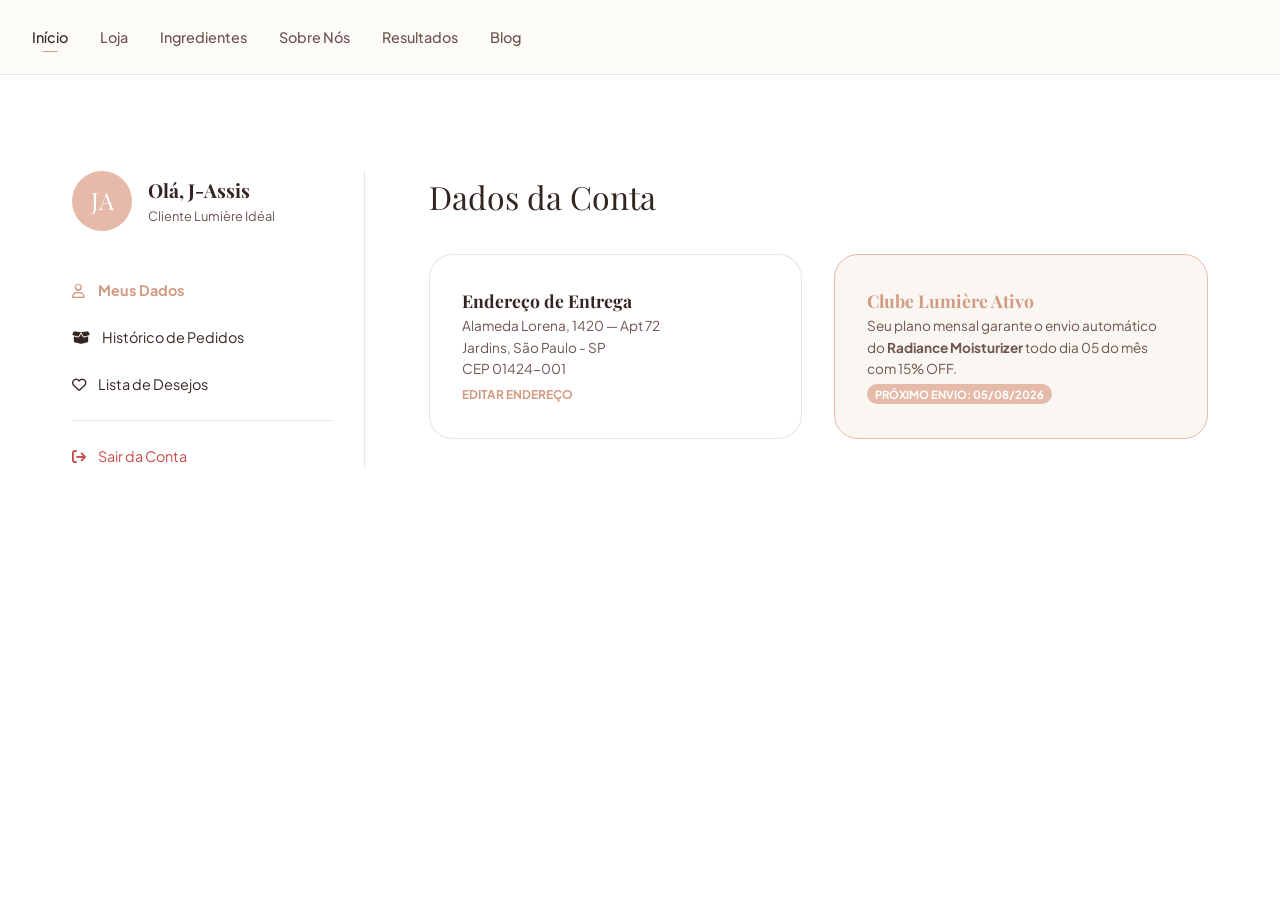
<file: perfil.html>
<!DOCTYPE html>
<html lang="pt-BR">
<head>
    <meta charset="UTF-8">
    <meta name="viewport" content="width=device-width, initial-scale=1.0">
    <title>Minha Conta - Lumière</title>
    <link rel="stylesheet" href="css/style.css">
    <link rel="stylesheet" href="https://cdnjs.cloudflare.com/ajax/libs/font-awesome/6.4.0/css/all.min.css">
</head>
<body style="background-color: var(--clr-bg); color: var(--clr-text-dark);">

    <!-- HEADER IGUAL AO DO SITE -->
    <header style="background-color: rgba(253, 251, 247, 0.85); backdrop-filter: blur(10px); border-bottom: 1px solid var(--clr-border); position: sticky; top: 0; z-index: 1000; padding: 1.5rem 2rem;">
            <nav class="nav-menu">
    <ul>
        <li><a href="index.html" class="active">Início</a></li>
        <li><a href="loja.html">Loja</a></li>
        <li><a href="ingredientes.html">Ingredientes</a></li>
        <li><a href="sobre.html">Sobre Nós</a></li>
        <li><a href="resultados.html">Resultados</a></li>
        <li><a href="blog.html">Blog</a></li>
    </ul>
</nav>
    </header>

    <main style="padding: 4rem 2rem; max-width: 1200px; margin: 0 auto;">
        <div style="display: flex; flex-wrap: wrap; gap: 4rem; margin-top: 2rem;">
            
            <!-- Menu Lateral do Perfil -->
            <div style="flex: 1; min-width: 250px; border-right: 1px solid var(--clr-border); padding-right: 2rem;">
                <div style="display: flex; align-items: center; gap: 1rem; margin-bottom: 3rem;">
                    <div style="width: 60px; height: 60px; background: #e6baa8; border-radius: 50%; display: flex; align-items: center; justify-content: center; font-family: var(--ff-serif); font-size: 1.5rem; color: white;">JA</div>
                    <div>
                        <h3 style="font-family: var(--ff-serif); font-size: 1.2rem; margin: 0;">Olá, J-Assis</h3>
                        <p style="font-family: var(--ff-sans); font-size: 0.8rem; color: var(--clr-text-muted); margin: 0;">Cliente Lumière Idéal</p>
                    </div>
                </div>
                <ul style="list-style: none; padding: 0; display: flex; flex-direction: column; gap: 1.5rem; font-family: var(--ff-sans); font-size: 0.9rem;">
                    <li><a href="#" style="color: var(--clr-primary); font-weight: 700; text-decoration: none;"><i class="fa-regular fa-user" style="margin-right: 10px;"></i> Meus Dados</a></li>
                    <li><a href="#" style="color: var(--clr-text-dark); text-decoration: none;"><i class="fa-solid fa-box-open" style="margin-right: 10px;"></i> Histórico de Pedidos</a></li>
                    <li><a href="#" style="color: var(--clr-text-dark); text-decoration: none;"><i class="fa-regular fa-heart" style="margin-right: 10px;"></i> Lista de Desejos</a></li>
                    <li><a href="#" style="color: #c94a4a; text-decoration: none; border-top: 1px solid var(--clr-border); padding-top: 1.5rem; display: block;"><i class="fa-solid fa-arrow-right-from-bracket" style="margin-right: 10px;"></i> Sair da Conta</a></li>
                </ul>
            </div>

            <!-- Dados de Entrega e Assinatura -->
            <div style="flex: 3; min-width: 300px;">
                <h2 style="font-family: var(--ff-serif); font-size: 2rem; font-weight: 400; margin-bottom: 2rem;">Dados da Conta</h2>
                
                <div style="display: grid; grid-template-columns: repeat(auto-fit, minmax(280px, 1fr)); gap: 2rem;">
                    <div style="background: white; padding: 2rem; border-radius: 24px; border: 1px solid var(--clr-border);">
                        <h4 style="font-family: var(--ff-serif); font-size: 1.1rem; margin-top: 0;">Endereço de Entrega</h4>
                        <p style="font-family: var(--ff-sans); font-size: 0.85rem; color: var(--clr-text-muted); line-height: 1.6;">Alameda Lorena, 1420 — Apt 72<br>Jardins, São Paulo - SP<br>CEP 01424-001</p>
                        <a href="#" style="font-family:var(--ff-sans); font-size: 0.75rem; color: var(--clr-primary); font-weight: 700; text-decoration: none; text-transform: uppercase;">Editar endereço</a>
                    </div>

                    <div style="background: #faf6f2; padding: 2rem; border-radius: 24px; border: 1px solid #e6baa8;">
                        <h4 style="font-family: var(--ff-serif); font-size: 1.1rem; margin-top: 0; color: var(--clr-primary);">Clube Lumière Ativo</h4>
                        <p style="font-family: var(--ff-sans); font-size: 0.85rem; color: var(--clr-text-muted); line-height: 1.6;">Seu plano mensal garante o envio automático do <strong>Radiance Moisturizer</strong> todo dia 05 do mês com 15% OFF.</p>
                        <span style="font-family: var(--ff-sans); font-size: 0.7rem; background: #e6baa8; color: white; padding: 3px 8px; border-radius: 10px; font-weight: 700;">PRÓXIMO ENVIO: 05/08/2026</span>
                    </div>
                </div>
            </div>

        </div>
    </main>
</body>
</html>
</file>
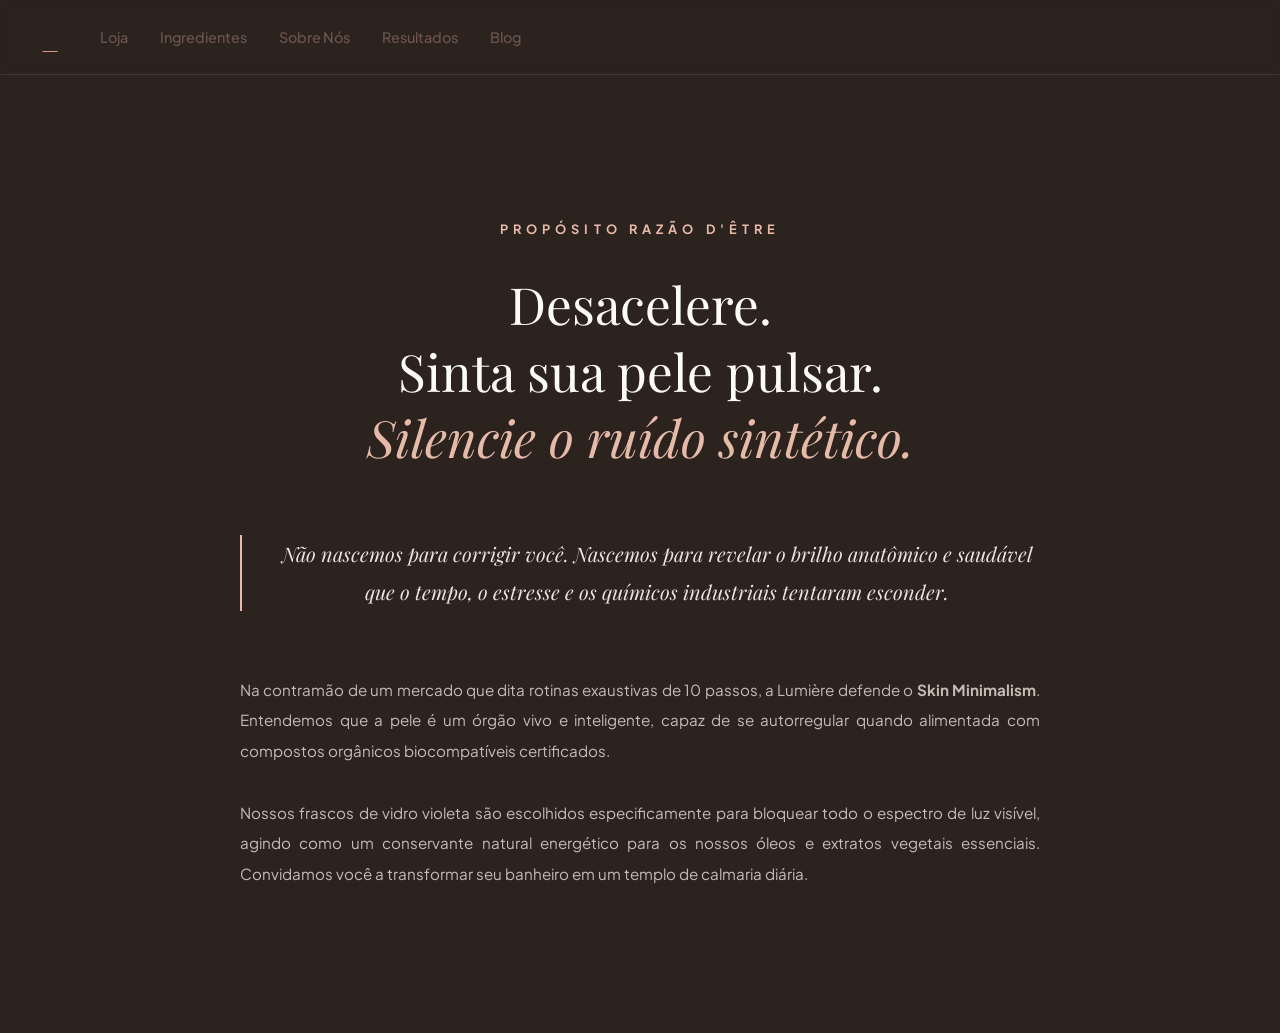
<file: sobre.html>
<!DOCTYPE html>
<html lang="pt-BR">
<head>
    <meta charset="UTF-8">
    <meta name="viewport" content="width=device-width, initial-scale=1.0">
    <title>O Manifesto - Lumière Skincare</title>
    <link rel="stylesheet" href="css/style.css">
</head>
<body style="background-color: #2c221e; color: #FDFBF7;">

    <header style="background-color: transparent; border-bottom: 1px solid rgba(253,251,247,0.1); position: sticky; top: 0; z-index: 1000; padding: 1.5rem 2rem; backdrop-filter: blur(5px);">
            <nav class="nav-menu">
    <ul>
        <li><a href="index.html" class="active">Início</a></li>
        <li><a href="loja.html">Loja</a></li>
        <li><a href="ingredientes.html">Ingredientes</a></li>
        <li><a href="sobre.html">Sobre Nós</a></li>
        <li><a href="resultados.html">Resultados</a></li>
        <li><a href="blog.html">Blog</a></li>
    </ul>
</nav>
    </header>

    <main style="padding: clamp(5rem, 12vw, 9rem) 2rem;">
        <div style="max-width: 800px; margin: 0 auto; text-align: center;">
            <span style="font-family: var(--ff-sans); color: #E6BAA8; font-size: 0.8rem; font-weight: 700; letter-spacing: 0.4em; text-transform: uppercase; display: block; margin-bottom: 2rem;">PROPÓSITO RAZÃO D'ÊTRE</span>
            
            <h2 style="font-family: var(--ff-serif); font-size: clamp(2rem, 4vw, 3.2rem); font-weight: 400; line-height: 1.3; margin-bottom: 4rem; color: #FDFBF7;">Desacelere. <br>Sinta sua pele pulsar. <br><span style="font-style: italic; color: #E6BAA8;">Silencie o ruído sintético.</span></h2>
            
            <div style="font-family: var(--ff-serif); font-size: 1.25rem; line-height: 1.9; color: #EBE4DE; font-style: italic; font-weight: 300; margin-bottom: 4rem; text-align: center; border-left: 2px solid #E6BAA8; padding-left: 2rem;">
                Não nascemos para corrigir você. Nascemos para revelar o brilho anatômico e saudável que o tempo, o estresse e os químicos industriais tentaram esconder.
            </div>

            <div style="font-family: var(--ff-sans); font-size: 0.95rem; color: #C6BCB6; line-height: 2; text-align: justify; display: flex; flex-direction: column; gap: 2rem;">
                <p>Na contramão de um mercado que dita rotinas exaustivas de 10 passos, a Lumière defende o <strong>Skin Minimalism</strong>. Entendemos que a pele é um órgão vivo e inteligente, capaz de se autorregular quando alimentada com compostos orgânicos biocompatíveis certificados.</p>
                <p>Nossos frascos de vidro violeta são escolhidos especificamente para bloquear todo o espectro de luz visível, agindo como um conservante natural energético para os nossos óleos e extratos vegetais essenciais. Convidamos você a transformar seu banheiro em um templo de calmaria diária.</p>
            </div>
        </div>
    </main>
</body>
</html>
</file>
<file: css/style.css>
@import url('https://fonts.googleapis.com/css2?family=Playfair+Display:ital,wght@0,400..700;1,400..700&family=Plus+Jakarta+Sans:wght@300;400;500;600;700&display=swap');
@import url('https://cdnjs.cloudflare.com/ajax/libs/font-awesome/6.4.0/css/all.min.css');

/* ==========================================================================
   RESET & BASE VARIABLES
   ========================================================================== */
:root {
    --clr-bg-main: #FDFBF7;
    --clr-bg-alt: #F5EFEB;
    --clr-primary: #D29A82;
    --clr-primary-light: #E6BAA8;
    --clr-text-dark: #332521;
    --clr-text-muted: #6D554F;
    --clr-white: #FFFFFF;
    --clr-border: rgba(109, 85, 79, 0.15);
    
    --ff-serif: 'Playfair Display', Georgia, serif;
    --ff-sans: 'Plus Jakarta Sans', sans-serif;
    
    --transition-smooth: cubic-bezier(0.25, 1, 0.5, 1);
    --speed-fast: 0.2s;
    --speed-normal: 0.4s;
}

*, *::before, *::after {
    box-sizing: border-box;
    margin: 0;
    padding: 0;
}

body {
    background-color: var(--clr-bg-main);
    color: var(--clr-text-dark);
    font-family: var(--ff-sans);
    line-height: 1.6;
    overflow-x: hidden;
    -webkit-font-smoothing: antialiased;
}

img {
    max-width: 100%;
    display: block;
    height: auto;
}

a {
    text-decoration: none;
    color: inherit;
    transition: color var(--speed-fast) var(--transition-smooth);
}

button, input {
    font-family: inherit;
    border: none;
    background: none;
}

ul {
    list-style: none;
}

/* ==========================================================================
   SHARED / REUSABLE STYLES
   ========================================================================== */
.btn {
    display: inline-flex;
    align-items: center;
    justify-content: center;
    gap: 0.5rem;
    padding: clamp(0.75rem, 2vw, 1rem) clamp(1.5rem, 4vw, 2.5rem);
    border-radius: 50px;
    font-size: 0.85rem;
    font-weight: 600;
    letter-spacing: 0.1em;
    text-transform: uppercase;
    cursor: pointer;
    transition: all var(--speed-normal) var(--transition-smooth);
}

.btn-primary {
    background-color: var(--clr-primary);
    color: var(--clr-white);
}

.btn-primary:hover {
    background-color: var(--clr-text-dark);
    transform: translateY(-2px);
}

.btn-secondary {
    border: 1px solid var(--clr-primary);
    color: var(--clr-primary);
    background-color: transparent;
}

.btn-secondary:hover {
    background-color: var(--clr-primary);
    color: var(--clr-white);
    transform: translateY(-2px);
}

.btn-primary-dark {
    background-color: var(--clr-text-dark);
    color: var(--clr-white);
}

.btn-primary-dark:hover {
    background-color: var(--clr-primary);
    transform: translateY(-2px);
}

/* ==========================================================================
   HEADER
   ========================================================================== */
.main-header {
    position: fixed;
    top: 0;
    left: 0;
    width: 100%;
    z-index: 1000;
    background-color: rgba(253, 251, 247, 0.95);
    border-bottom: 1px solid rgba(109, 85, 79, 0.05);
    transition: background-color var(--speed-fast);
}

.main-header.sticky {
    background-color: var(--clr-bg-main);
    box-shadow: 0 4px 30px rgba(0, 0, 0, 0.02);
}

.header-container {
    max-width: 1400px;
    margin: 0 auto;
    padding: 1.25rem 2rem;
    display: flex;
    align-items: center;
    justify-content: space-between;
}

.logo img {
    height: clamp(24px, 4vw, 32px);
}

.nav-menu ul {
    display: flex;
    gap: clamp(1rem, 2.5vw, 2.5rem);
}

.nav-menu a {
    font-size: 0.9rem;
    font-weight: 500;
    color: var(--clr-text-muted);
    position: relative;
}

.nav-menu a:hover, .nav-menu a.active {
    color: var(--clr-text-dark);
}

.nav-menu a.active::after {
    content: '';
    position: absolute;
    bottom: -6px;
    left: 50%;
    transform: translateX(-50%);
    width: 15px;
    height: 1.5px;
    background-color: var(--clr-primary);
}

.header-actions {
    display: flex;
    align-items: center;
    gap: 1.25rem;
}

.header-actions button {
    cursor: pointer;
    font-size: 1.15rem;
    color: var(--clr-text-dark);
    transition: color var(--speed-fast);
}

.header-actions button:hover {
    color: var(--clr-primary);
}

.cart-icon {
    position: relative;
}

.cart-icon::after {
    content: attr(data-count);
    position: absolute;
    top: -5px;
    right: -8px;
    background-color: var(--clr-primary);
    color: var(--clr-white);
    font-size: 0.65rem;
    font-weight: 700;
    width: 15px;
    height: 15px;
    border-radius: 50%;
    display: flex;
    align-items: center;
    justify-content: center;
}

.mobile-menu-toggle {
    display: none;
}

/* ==========================================================================
   HERO
   ========================================================================== */
.hero-section {
    padding: clamp(6rem, 12vw, 10rem) 2rem 4rem;
    position: relative;
    overflow: hidden;
}

.hero-container {
    max-width: 1400px;
    margin: 0 auto;
    display: grid;
    grid-template-columns: 1fr 1fr;
    align-items: center;
    gap: 4rem;
}

.hero-subtitle {
    font-size: 0.8rem;
    letter-spacing: 0.2em;
    font-weight: 700;
    color: var(--clr-primary);
    display: block;
    margin-bottom: 1rem;
}

.hero-title {
    font-family: var(--ff-serif);
    font-size: clamp(2.5rem, 5vw, 4.5rem);
    font-weight: 400;
    line-height: 1.1;
    color: var(--clr-text-dark);
    margin-bottom: 1.5rem;
}

.hero-description {
    font-size: clamp(1rem, 1.2vw, 1.15rem);
    color: var(--clr-text-muted);
    max-width: 480px;
    margin-bottom: 2.5rem;
}

.hero-buttons {
    display: flex;
    gap: 1rem;
    margin-bottom: 4rem;
}

.hero-badges {
    display: flex;
    gap: 2rem;
    border-top: 1px solid var(--clr-border);
    padding-top: 2rem;
}

.badge-item {
    display: flex;
    align-items: center;
    gap: 0.75rem;
}

.badge-item i {
    color: var(--clr-primary);
    font-size: 1.1rem;
}

.badge-item span {
    font-size: 0.75rem;
    font-weight: 700;
    letter-spacing: 0.05em;
    color: var(--clr-text-muted);
}

.hero-images {
    position: relative;
    display: flex;
    justify-content: center;
    align-items: center;
}

.hero-main-image-wrapper {
    position: relative;
    width: 100%;
    max-width: 550px;
}

/* ==========================================================================
   BENEFITS
   ========================================================================== */
.benefits-section {
    padding: 2rem;
    margin-bottom: 4rem;
}

.benefits-container {
    max-width: 1400px;
    margin: 0 auto;
    background-color: var(--clr-white);
    border-radius: 24px;
    padding: 3rem 2rem;
    display: grid;
    grid-template-columns: repeat(4, 1fr);
    gap: 2rem;
    box-shadow: 0 10px 40px rgba(109, 85, 79, 0.03);
}

.benefit-card {
    display: flex;
    gap: 1.25rem;
    align-items: flex-start;
}

.benefit-card:not(:last-child) {
    border-right: 1px solid var(--clr-border);
    padding-right: 1.5rem;
}

.benefit-icon {
    color: var(--clr-primary);
    font-size: 1.5rem;
    margin-top: 0.25rem;
}

.benefit-text h3 {
    font-size: 0.8rem;
    font-weight: 700;
    letter-spacing: 0.05em;
    margin-bottom: 0.5rem;
    color: var(--clr-text-dark);
}

.benefit-text p {
    font-size: 0.85rem;
    color: var(--clr-text-muted);
}

/* ==========================================================================
   RESULTS (BEFORE / AFTER)
   ========================================================================== */
.results-section {
    padding: 4rem 2rem;
}

.results-container {
    max-width: 1400px;
    margin: 0 auto;
    background-color: var(--clr-bg-alt);
    border-radius: 32px;
    padding: clamp(3rem, 6vw, 5rem);
    display: grid;
    grid-template-columns: 1fr 1.3fr;
    gap: 4rem;
    align-items: center;
}

.section-title {
    font-family: var(--ff-serif);
    font-size: clamp(2rem, 4vw, 3.2rem);
    font-weight: 400;
    line-height: 1.2;
    margin-bottom: 1.5rem;
}

.text-highlight {
    color: var(--clr-primary);
    font-style: italic;
}

.section-description {
    font-size: 1.05rem;
    color: var(--clr-text-muted);
    margin-bottom: 2.5rem;
    max-width: 420px;
}

.results-gallery {
    position: relative;
}

.gallery-slider {
    display: flex;
    gap: 1.5rem;
    position: relative;
}

.image-container {
    position: relative;
    flex: 1;
    border-radius: 20px;
    overflow: hidden;
}

.image-container img {
    width: 100%;
    object-fit: cover;
    aspect-ratio: 4/5;
}

.image-label {
    position: absolute;
    top: 1.25rem;
    left: 1.25rem;
    background-color: rgba(253, 251, 247, 0.8);
    padding: 0.4rem 1rem;
    border-radius: 50px;
    font-size: 0.75rem;
    font-weight: 700;
    letter-spacing: 0.1em;
}

.slider-arrow {
    position: absolute;
    right: -25px;
    top: 50%;
    transform: translateY(-50%);
    background-color: var(--clr-white);
    color: var(--clr-text-dark);
    width: 50px;
    height: 50px;
    border-radius: 50%;
    display: flex;
    align-items: center;
    justify-content: center;
    box-shadow: 0 4px 20px rgba(0,0,0,0.08);
    cursor: pointer;
    z-index: 10;
    transition: all var(--speed-fast);
}

.slider-arrow:hover {
    background-color: var(--clr-text-dark);
    color: var(--clr-white);
}

/* ==========================================================================
   PRESS LOGOS
   ========================================================================== */
.press-section {
    padding: 4rem 2rem 2rem;
    text-align: center;
}

.press-subtitle {
    font-size: 0.75rem;
    font-weight: 700;
    letter-spacing: 0.2em;
    color: var(--clr-primary);
    margin-bottom: 2.5rem;
}

.press-container {
    max-width: 1200px;
    margin: 0 auto;
    display: flex;
    justify-content: space-between;
    align-items: center;
    gap: 2rem;
    opacity: 0.7;
}

.press-logo img {
    max-height: 28px;
    object-fit: contain;
}

/* ==========================================================================
   STATS BAR
   ========================================================================== */
.stats-section {
    padding: 2rem;
}

.stats-container {
    max-width: 1400px;
    margin: 0 auto;
    background-color: var(--clr-white);
    border-radius: 20px;
    padding: 2.5rem;
    display: grid;
    grid-template-columns: repeat(4, 1fr);
    gap: 2rem;
    box-shadow: 0 8px 30px rgba(109, 85, 79, 0.02);
}

.stat-item {
    display: flex;
    align-items: center;
    justify-content: center;
    gap: 1.25rem;
}

.stat-item:not(:last-child) {
    border-right: 1px solid var(--clr-border);
}

.stat-icon {
    font-size: 1.75rem;
    color: var(--clr-primary);
}

.stat-info h4 {
    font-family: var(--ff-serif);
    font-size: 1.4rem;
    font-weight: 600;
}

.stat-info p {
    font-size: 0.85rem;
    color: var(--clr-text-muted);
}

/* ==========================================================================
   TESTIMONIALS
   ========================================================================== */
.testimonials-section {
    padding: 5rem 2rem;
    text-align: center;
}

.testimonials-subtitle {
    font-size: 0.75rem;
    font-weight: 700;
    letter-spacing: 0.2em;
    color: var(--clr-primary);
    margin-bottom: 3.5rem;
}

.testimonials-container {
    max-width: 1400px;
    margin: 0 auto;
    display: grid;
    grid-template-columns: repeat(3, 1fr);
    gap: 2rem;
}

.testimonial-card {
    background-color: var(--clr-white);
    border-radius: 24px;
    padding: 3rem 2rem 2.5rem;
    position: relative;
    box-shadow: 0 10px 40px rgba(109, 85, 79, 0.02);
    text-align: left;
    display: flex;
    flex-direction: column;
}

.user-avatar {
    width: 65px;
    height: 65px;
    border-radius: 50%;
    overflow: hidden;
    margin-bottom: 1.5rem;
}

.user-avatar img {
    width: 100%;
    height: 100%;
    object-fit: cover;
}

.rating-stars {
    color: var(--clr-primary);
    font-size: 0.85rem;
    margin-bottom: 1rem;
}

.quote {
    font-size: 1rem;
    color: var(--clr-text-dark);
    font-style: italic;
    line-height: 1.6;
    margin-bottom: 1.5rem;
    flex-grow: 1;
}

.author {
    font-size: 0.85rem;
    font-weight: 700;
    color: var(--clr-text-muted);
}

/* ==========================================================================
   NEWSLETTER
   ========================================================================== */
.newsletter-section {
    padding: 2rem;
    margin-bottom: 4rem;
}

.newsletter-container {
    max-width: 1400px;
    margin: 0 auto;
    background-color: var(--clr-bg-alt);
    border-radius: 32px;
    display: grid;
    grid-template-columns: 1fr 1.2fr;
    align-items: center;
    overflow: hidden;
}

.newsletter-bg-images {
    width: 100%;
    height: 100%;
    min-height: 350px;
    background-color: #EBE4DE;
    position: relative;
    display: flex;
    align-items: center;
    justify-content: center;
}

.newsletter-content-wrapper {
    padding: 4rem clamp(2rem, 5vw, 5rem);
    position: relative;
}

.newsletter-icon-box {
    width: 50px;
    height: 50px;
    background-color: var(--clr-white);
    border-radius: 50%;
    display: flex;
    align-items: center;
    justify-content: center;
    color: var(--clr-primary);
    font-size: 1.25rem;
    margin-bottom: 1.5rem;
    box-shadow: 0 4px 15px rgba(0,0,0,0.02);
}

.newsletter-tag {
    font-size: 0.75rem;
    font-weight: 700;
    letter-spacing: 0.15em;
    color: var(--clr-primary);
    display: block;
    margin-bottom: 0.75rem;
}

.newsletter-form-container h2 {
    font-family: var(--ff-serif);
    font-size: clamp(1.8rem, 3vw, 2.6rem);
    font-weight: 400;
    line-height: 1.2;
    margin-bottom: 1rem;
}

.newsletter-form-container p {
    color: var(--clr-text-muted);
    margin-bottom: 2rem;
    font-size: 0.95rem;
}

.newsletter-form {
    display: flex;
    background-color: var(--clr-white);
    padding: 0.5rem;
    border-radius: 50px;
    box-shadow: 0 4px 25px rgba(109, 85, 79, 0.05);
}

.newsletter-form input {
    flex: 1;
    padding: 0 1.5rem;
    font-size: 0.9rem;
    color: var(--clr-text-dark);
    outline: none;
}

.btn-submit {
    background-color: var(--clr-primary);
    color: var(--clr-white);
    border-radius: 50px;
    padding: 0.85rem 2rem;
}

.btn-submit:hover {
    background-color: var(--clr-text-dark);
}

/* ==========================================================================
   FOOTER
   ========================================================================== */
.main-footer {
    border-top: 1px solid var(--clr-border);
    padding: 2.5rem 2rem;
    background-color: var(--clr-bg-main);
}

.footer-container {
    max-width: 1400px;
    margin: 0 auto;
    display: flex;
    justify-content: space-between;
    align-items: center;
    gap: 2rem;
    font-size: 0.85rem;
    color: var(--clr-text-muted);
}

.footer-links ul {
    display: flex;
    gap: 2rem;
}

.footer-links a:hover {
    color: var(--clr-text-dark);
}

.footer-socials {
    display: flex;
    gap: 1.5rem;
    font-size: 1.1rem;
}

.footer-socials a:hover {
    color: var(--clr-primary);
}

/* ==========================================================================
   MEDIA QUERIES (RESPONSIVENESS)
   ========================================================================== */
@media (max-width: 1024px) {
    .hero-container {
        grid-template-columns: 1fr;
        gap: 3rem;
        text-align: center;
    }
    .hero-description {
        margin: 0 auto 2.5rem;
    }
    .hero-buttons {
        justify-content: center;
    }
    .hero-badges {
        justify-content: center;
    }
    .benefits-container {
        grid-template-columns: repeat(2, 1fr);
    }
    .benefit-card:nth-child(2) {
        border-right: none;
    }
    .results-container {
        grid-template-columns: 1fr;
        gap: 3rem;
    }
    .stats-container {
        grid-template-columns: repeat(2, 1fr);
    }
    .stat-item:nth-child(2) {
        border-right: none;
    }
    .testimonials-container {
        grid-template-columns: 1fr;
        max-width: 600px;
        margin: 0 auto;
    }
    .newsletter-container {
        grid-template-columns: 1fr;
    }
    .newsletter-bg-images {
        min-height: 250px;
    }
}

@media (max-width: 768px) {
    .nav-menu {
        display: none;
    }
    .mobile-menu-toggle {
        display: block;
    }
    .benefits-container {
        grid-template-columns: 1fr;
    }
    .benefit-card {
        border-right: none !important;
        padding-right: 0 !important;
        border-bottom: 1px solid var(--clr-border);
        padding-bottom: 1.5rem;
    }
    .benefit-card:last-child {
        border-bottom: none;
        padding-bottom: 0;
    }
    .stats-container {
        grid-template-columns: 1fr;
    }
    .stat-item {
        border-right: none !important;
        border-bottom: 1px solid var(--clr-border);
        padding-bottom: 1.5rem;
    }
    .stat-item:last-child {
        border-bottom: none;
        padding-bottom: 0;
    }
    .press-container {
        flex-wrap: wrap;
        justify-content: center;
        gap: 2rem 3rem;
    }
    .gallery-slider {
        flex-direction: column;
    }
    .slider-arrow {
        display: none;
    }
    .newsletter-form {
        flex-direction: column;
        background-color: transparent;
        box-shadow: none;
        padding: 0;
        gap: 1rem;
    }
    .newsletter-form input {
        background-color: var(--clr-white);
        padding: 1rem 1.5rem;
        border-radius: 50px;
        box-shadow: 0 4px 25px rgba(109, 85, 79, 0.05);
    }
    .footer-container {
        flex-direction: column;
        text-align: center;
        gap: 1.5rem;
    }
    .footer-links ul {
        flex-direction: column;
        gap: 1rem;
    }
}
</file>
